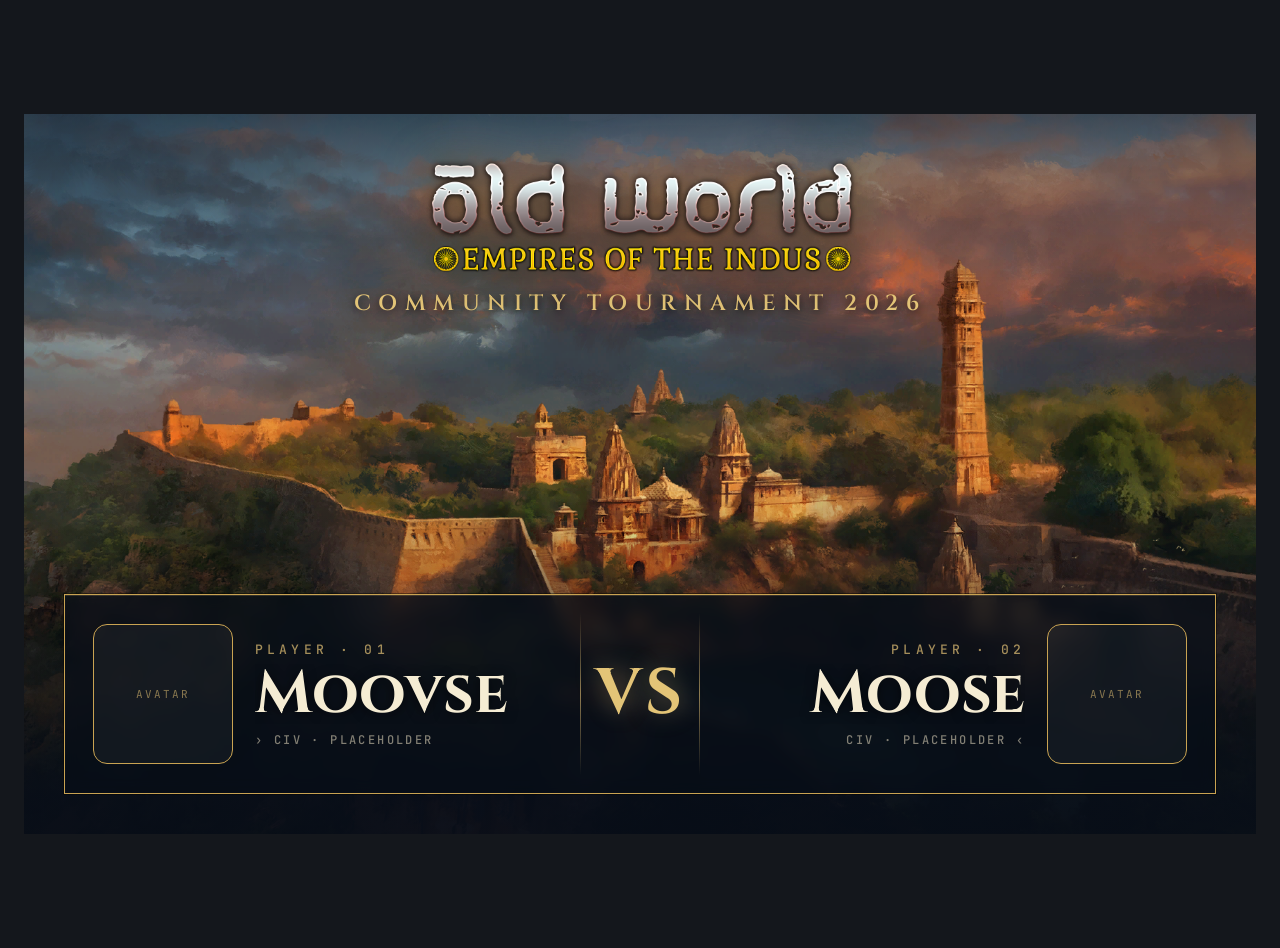
<file: design_handoff_owct_thumbnail/reference/thumbnail.html>
<!DOCTYPE html>
<html lang="en">
<head>
<meta charset="UTF-8" />
<title>OWCT 2026 — HUD Overlay (reference)</title>
<link rel="preconnect" href="https://fonts.googleapis.com">
<link rel="preconnect" href="https://fonts.gstatic.com" crossorigin>
<link href="https://fonts.googleapis.com/css2?family=Cinzel:wght@400;500;600;700;800;900&family=Inter:wght@400;500;600;700;800;900&family=JetBrains+Mono:wght@400;500&display=swap" rel="stylesheet">
<style>
  /* =========================================================
     Design tokens — copy these into your app as constants.
     ========================================================= */
  :root {
    --c-navy:         #0e1828;
    --c-navy-deep:    #070d18;
    --c-parchment:    #e7dcc1;
    --c-parchment-hi: #f5ecd3;
    --c-gold:         #c9a352;
    --c-gold-hi:      #e3c477;
    --c-crimson:      #8c2a33;
    --c-crimson-deep: #5a161c;
    --hud-glass:      rgba(8, 14, 24, 0.74);

    --f-display: 'Cinzel', 'Trajan Pro', 'Times New Roman', serif;
    --f-ui:      'Inter', system-ui, sans-serif;
    --f-mono:    'JetBrains Mono', ui-monospace, monospace;
  }

  html, body { margin: 0; padding: 0; background: #14171c; min-height: 100%;
               font-family: var(--f-ui); color: var(--c-parchment); }
  body { display: flex; align-items: center; justify-content: center; min-height: 100vh; padding: 24px; }

  /* =========================================================
     Thumbnail — fixed 1280×720 canvas. All children absolute.
     Box-sizing is REQUIRED globally inside the thumb.
     ========================================================= */
  .thumb, .thumb * { box-sizing: border-box; }

  .thumb {
    position: relative;
    width: 1280px; height: 720px;
    overflow: hidden;
    background: var(--c-navy-deep);
    font-family: var(--f-ui);
    /* responsive preview only — production should render at native 1280×720 */
    transform-origin: top left;
  }

  /* Layer 1: fort image full-bleed, cropped to upper-center */
  .thumb__bg {
    position: absolute; inset: 0;
    width: 100%; height: 100%;
    object-fit: cover;
    object-position: center 30%;
  }

  /* Layer 2: top+bottom darkening so the logo and HUD bar read */
  .thumb__scrim {
    position: absolute; inset: 0;
    background: linear-gradient(
      180deg,
      rgba(7, 13, 24, 0.62) 0%,
      rgba(7, 13, 24, 0.00) 28%,
      rgba(7, 13, 24, 0.00) 50%,
      rgba(7, 13, 24, 0.92) 95%
    );
    pointer-events: none;
  }

  /* Layer 3: top stack — OWCT logo + tournament caption */
  .thumb__top {
    position: absolute; top: 30px; left: 0; right: 0;
    display: flex; flex-direction: column; align-items: center; gap: 6px;
    pointer-events: none;
  }
  .thumb__logo {
    width: 520px; height: auto; display: block;
    filter: drop-shadow(0 0 20px rgba(231, 196, 119, 0.35))
            drop-shadow(0 4px 18px rgba(0, 0, 0, 0.7));
  }
  .thumb__tournament {
    font-family: var(--f-display);
    font-size: 22px; font-weight: 600;
    color: var(--c-gold-hi);
    letter-spacing: 0.34em;
    text-transform: uppercase;
    text-shadow: 0 2px 8px rgba(0, 0, 0, 0.8);
  }

  /* Layer 4: bottom HUD bar */
  .hud {
    position: absolute;
    left: 40px; right: 40px; bottom: 40px;
    height: 200px;
    background: var(--hud-glass);
    backdrop-filter: blur(8px);
    -webkit-backdrop-filter: blur(8px);
    border: 1.5px solid var(--c-gold);
    box-shadow:
      0 0 0 1px rgba(0, 0, 0, 0.4),
      inset 0 1px 0 rgba(231, 196, 119, 0.18);
    display: grid;
    grid-template-columns: 1fr 120px 1fr;
    align-items: stretch;
  }

  /* Center VS column — gold dividers + glowing VS glyph */
  .hud__vs {
    position: relative;
    display: flex; align-items: center; justify-content: center;
  }
  .hud__vs::before,
  .hud__vs::after {
    content: ''; position: absolute;
    top: 18px; bottom: 18px; width: 1px;
    background: linear-gradient(180deg, transparent, rgba(231,196,119,0.6), transparent);
  }
  .hud__vs::before { left: 0; }
  .hud__vs::after  { right: 0; }
  .hud__vs-text {
    font-family: var(--f-display);
    font-size: 64px; font-weight: 700;
    color: var(--c-gold-hi);
    letter-spacing: 0.05em;
    text-shadow: 0 0 24px rgba(231, 196, 119, 0.4);
  }

  /* Player cell */
  .cell {
    display: flex; align-items: center;
    padding: 0 28px; gap: 22px;
  }
  .cell--left  { flex-direction: row; }
  .cell--right { flex-direction: row-reverse; }

  /* Avatar — 140×140 rounded square, gold border, faint inset bg */
  .cell__avatar {
    flex: none;
    width: 140px; height: 140px;
    background: rgba(255, 255, 255, 0.04);
    border: 1.5px solid var(--c-gold);
    border-radius: 14px;
    overflow: hidden;
    display: flex; align-items: center; justify-content: center;
  }
  .cell__avatar img {
    width: 100%; height: 100%; object-fit: cover;
  }
  .cell__avatar--empty {
    font-family: var(--f-mono);
    font-size: 11px;
    letter-spacing: 0.18em;
    text-transform: uppercase;
    color: rgba(231, 196, 119, 0.55);
  }

  /* Text block beside avatar */
  .cell__text { flex: 1; min-width: 0; }
  .cell--left  .cell__text { text-align: left; }
  .cell--right .cell__text { text-align: right; }

  .cell__role {
    font-family: var(--f-mono);
    font-size: 13px; font-weight: 500;
    letter-spacing: 0.32em;
    text-transform: uppercase;
    color: rgba(231, 196, 119, 0.7);
    margin-bottom: 6px;
  }
  .cell__name {
    font-family: var(--f-display);
    font-weight: 700;
    line-height: 1;
    letter-spacing: -0.005em;
    color: var(--c-parchment-hi);
    text-shadow: 0 2px 12px rgba(0, 0, 0, 0.6);
    /* size is set inline per name — see notes in README */
    white-space: nowrap;
    overflow: hidden;
    text-overflow: ellipsis;
  }
  .cell__civ {
    font-family: var(--f-mono);
    font-size: 12px; font-weight: 500;
    letter-spacing: 0.2em;
    text-transform: uppercase;
    color: rgba(231, 220, 193, 0.55);
    margin-top: 8px;
  }

  /* Optional Part badge — top-right corner */
  .part-badge {
    position: absolute; top: 24px; right: 32px;
    padding: 6px 16px;
    background: var(--c-crimson);
    color: var(--c-parchment-hi);
    font-family: var(--f-display);
    font-size: 18px; font-weight: 600;
    letter-spacing: 0.3em;
    text-transform: uppercase;
  }
</style>
</head>
<body>

<!--
  ──────────────────────────────────────────────────────────────
  This is a STATIC reference of Thumb 02 (HUD Overlay).
  Default values shown: Moovse v. Moose, Community Tournament 2026.
  To swap values in your real app, replace text nodes / img src.
  ──────────────────────────────────────────────────────────────
-->
<div class="thumb" data-screen-label="HUD Overlay">

  <img class="thumb__bg" src="assets/fort.png" alt="Chittor Fort background" />
  <div class="thumb__scrim"></div>

  <div class="thumb__top">
    <img class="thumb__logo" src="assets/owct-logo.png"
         alt="Old World: Empires of the Indus — Community Tournament" />
    <div class="thumb__tournament">Community Tournament 2026</div>
  </div>

  <div class="hud">
    <!-- Player 1 cell -->
    <div class="cell cell--left">
      <div class="cell__avatar cell__avatar--empty">avatar</div>
      <div class="cell__text">
        <div class="cell__role">PLAYER · 01</div>
        <div class="cell__name" style="font-size: 60px;">Moovse</div>
        <div class="cell__civ">› civ · placeholder</div>
      </div>
    </div>

    <!-- VS column -->
    <div class="hud__vs"><div class="hud__vs-text">VS</div></div>

    <!-- Player 2 cell -->
    <div class="cell cell--right">
      <div class="cell__avatar cell__avatar--empty">avatar</div>
      <div class="cell__text">
        <div class="cell__role">PLAYER · 02</div>
        <div class="cell__name" style="font-size: 60px;">Moose</div>
        <div class="cell__civ">civ · placeholder ‹</div>
      </div>
    </div>
  </div>

  <!-- Optional Part badge — comment in/out as needed
  <div class="part-badge">Part 1</div>
  -->
</div>

</body>
</html>
</file>
